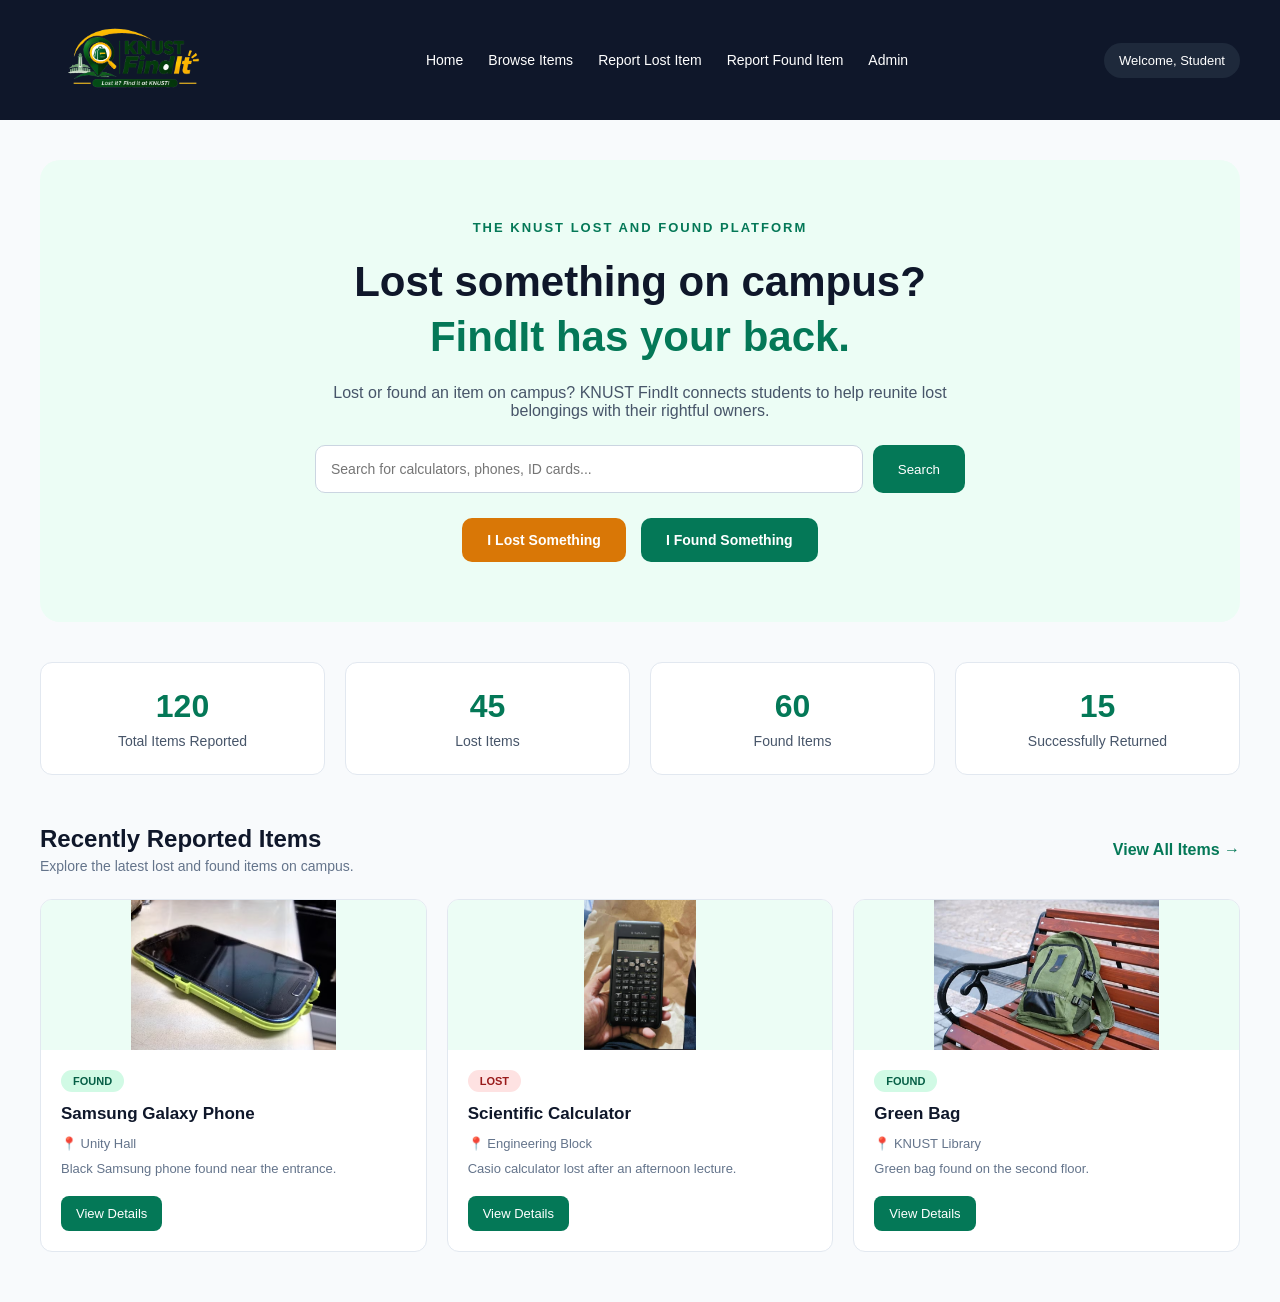
<file: index.html>
<!doctype html>
<html lang="en">
  <head>
    <meta charset="UTF-8" />
    <meta name="viewport" content="width=device-width, initial-scale=1.0" />
    <title>KNUST FindIt</title>
  </head>
  <body>
    <script>
      window.location.replace("index1.html");
    </script>
  </body>
</html>
</file>
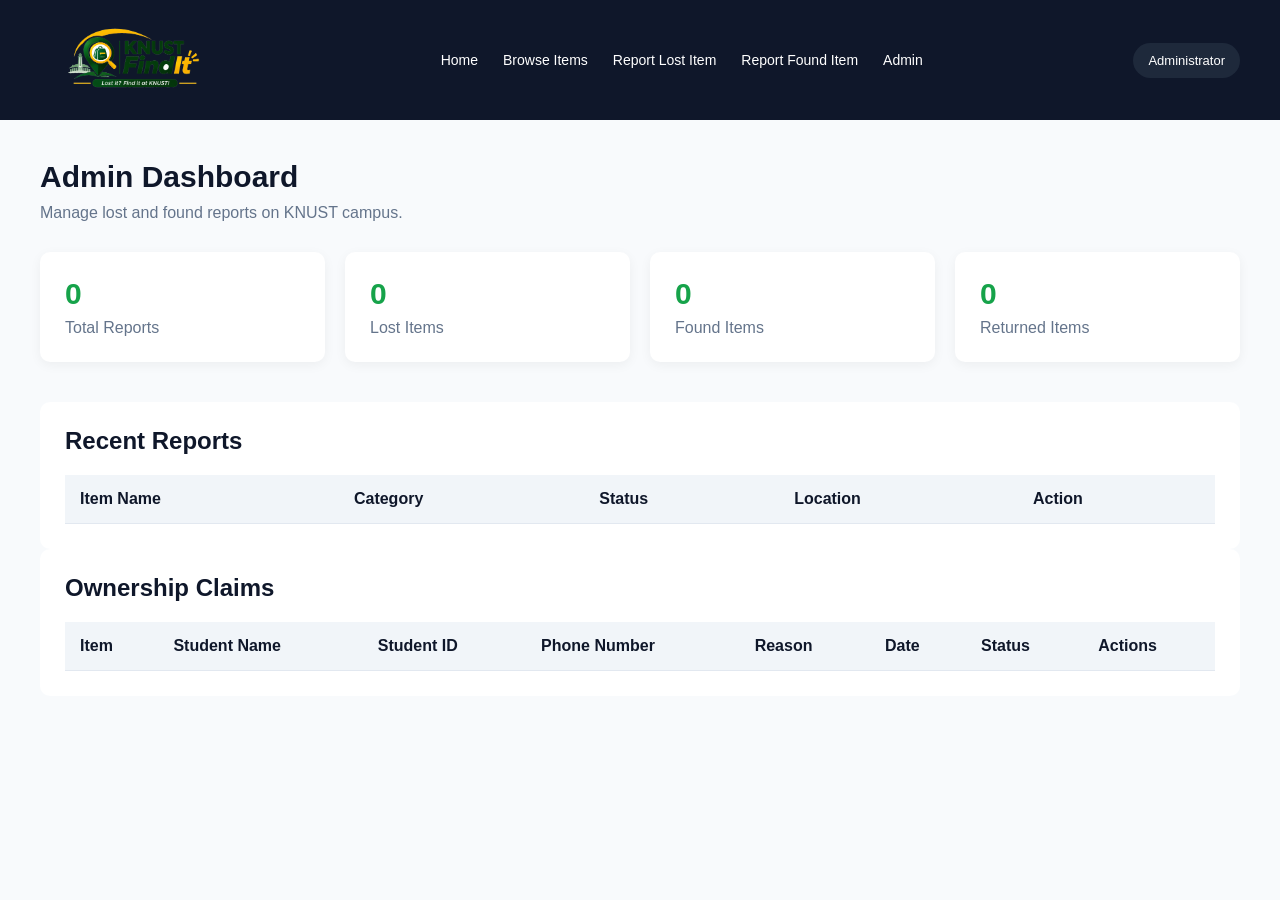
<file: admin.html>
<!doctype html>
<html lang="en">
  <head>
    <meta charset="UTF-8" />
    <meta name="viewport" content="width=device-width, initial-scale=1.0" />

    <title>Admin Dashboard | KNUST FindIt</title>

    <link rel="stylesheet" href="style.css" />
  </head>

  <body>
    <!-- Navigation -->

    <header>
      <div class="logo">
        <a href="index1.html">
          <img src="images/Capture 3.png" alt="KNUST FindIt" />
        </a>
      </div>

      <nav>
        <a href="index1.html">Home</a>
        <a href="browse.html">Browse Items</a>
        <a href="index1.html?type=lost#reportSection">Report Lost Item</a>
        <a href="index1.html?type=found#reportSection">Report Found Item</a>
        <a href="admin.html">Admin</a>
      </nav>
      <div class="user">Administrator</div>
    </header>

    <!-- Dashboard -->

    <main class="admin-dashboard">
      <div class="admin-heading">
        <h1>Admin Dashboard</h1>
        <p>Manage lost and found reports on KNUST campus.</p>
      </div>

      <!-- Statistics -->

      <section class="admin-stats">
        <div class="admin-card">
          <h2 id="totalReports">0</h2>
          <p>Total Reports</p>
        </div>

        <div class="admin-card">
          <h2 id="lostReports">0</h2>
          <p>Lost Items</p>
        </div>

        <div class="admin-card">
          <h2 id="foundReports">0</h2>
          <p>Found Items</p>
        </div>

        <div class="admin-card">
          <h2 id="returnedReports">0</h2>
          <p>Returned Items</p>
        </div>
      </section>

      <!-- Reports Table -->

      <section class="admin-reports">
        <h2>Recent Reports</h2>

        <div class="table-container">
          <table>
            <thead>
              <tr>
                <th>Item Name</th>
                <th>Category</th>
                <th>Status</th>
                <th>Location</th>
                <th>Action</th>
              </tr>
            </thead>

            <tbody id="reportsTable"></tbody>
          </table>
        </div>
      </section>
      <!-- Ownership Claims -->

      <section class="admin-reports">
        <h2>Ownership Claims</h2>

        <div class="table-container">
          <table>
            <thead>
              <tr>
                <th>Item</th>
                <th>Student Name</th>
                <th>Student ID</th>
                <th>Phone Number</th>
                <th>Reason</th>
                <th>Date</th>
                <th>Status</th>
                <th>Actions</th>
              </tr>
            </thead>

            <tbody id="claimsTable"></tbody>
          </table>
        </div>
      </section>
    </main>

    <script src="admin.js"></script>
  </body>
</html>
</file>
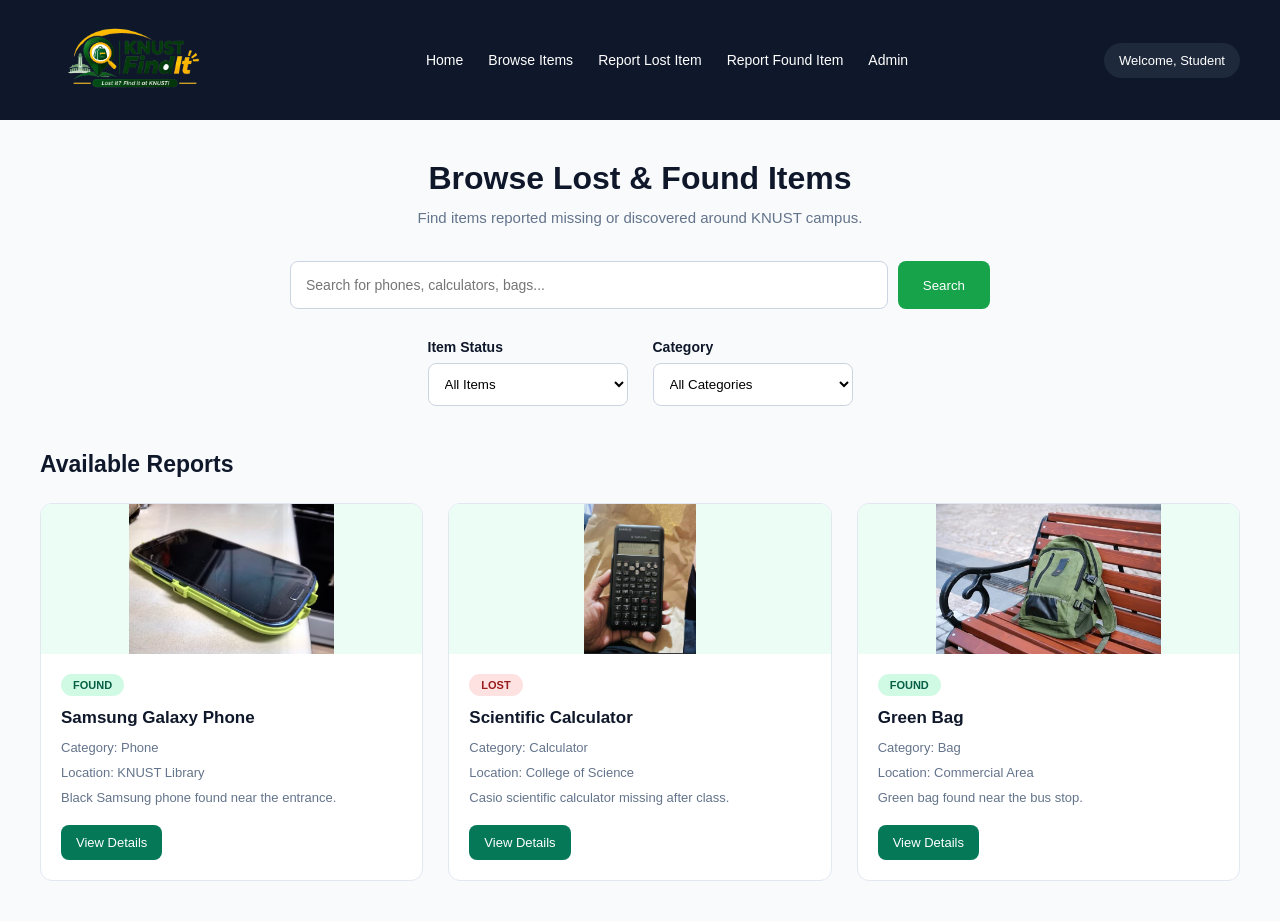
<file: browse.html>
<!doctype html>
<html lang="en">
  <head>
    <meta charset="UTF-8" />
    <meta name="viewport" content="width=device-width, initial-scale=1.0" />

    <title>Browse Items | KNUST FindIt</title>

    <link rel="stylesheet" href="style.css" />
  </head>

  <body>
    <!-- Navigation Bar -->

    <header>
      <div class="logo">
        <a href="index1.html">
          <img src="images/Capture 3.png" alt="KNUST FindIt" />
        </a>
      </div>

      <nav>
        <a href="index1.html">Home</a>
        <a href="browse1.html">Browse Items</a>
        <a href="index1.html?type=lost#reportSection">Report Lost Item</a>
        <a href="index1.html?type=found#reportSection">Report Found Item</a>
        <a href="admin.html">Admin</a>
      </nav>
      <div class="user">Welcome, Student</div>
    </header>

    <!-- Browse Items Section -->

    <main class="browse-section">
      <!-- Page Heading -->

      <div class="browse-heading">
        <h1>Browse Lost & Found Items</h1>
        <p>Find items reported missing or discovered around KNUST campus.</p>
      </div>

      <!-- Search Bar -->

      <div class="browse-search">
        <input
          type="text"
          id="browseSearch"
          placeholder="Search for phones, calculators, bags..."
        />

        <button id="browseSearchButton">Search</button>
      </div>

      <!-- Filter Section -->

      <div class="filter-section">
        <div class="filter-group">
          <label for="statusFilter">Item Status</label>

          <select id="statusFilter">
            <option value="all">All Items</option>
            <option value="lost">Lost Items</option>
            <option value="found">Found Items</option>
            <option value="returned">Returned</option>
          </select>
        </div>

        <div class="filter-group">
          <label for="categoryFilter">Category</label>

          <select id="categoryFilter">
            <option value="all">All Categories</option>
            <option value="phone">Phone</option>
            <option value="calculator">Calculator</option>
            <option value="id card">ID Card</option>
            <option value="bag">Bag</option>
            <option value="books">Books</option>
            <option value="other">Other</option>
          </select>
        </div>
      </div>

      <!-- Items Display -->

      <div class="browse-items">
        <h2>Available Reports</h2>

        <div class="browse-items-container">
          <!-- Found Item -->

          <div class="item-card" data-status="found" data-category="phone">
            <div class="item-image">
              <img src="images/Capture 1.PNG" alt="Samsung Galaxy Phone" />
            </div>

            <div class="item-details">
              <span class="status found">FOUND</span>

              <h3>Samsung Galaxy Phone</h3>

              <p>Category: Phone</p>

              <p>Location: KNUST Library</p>

              <p>Black Samsung phone found near the entrance.</p>

              <button class="view-details-btn">View Details</button>
            </div>
          </div>

          <!-- Lost Item -->

          <div class="item-card" data-status="lost" data-category="calculator">
            <div class="item-image">
              <img src="images/Capture 2.PNG" alt="Scientific Calculator" />
            </div>

            <div class="item-details">
              <span class="status lost">LOST</span>

              <h3>Scientific Calculator</h3>

              <p>Category: Calculator</p>

              <p>Location: College of Science</p>

              <p>Casio scientific calculator missing after class.</p>
              <button class="view-details-btn">View Details</button>
            </div>
          </div>

          <!-- Found Item -->

          <div class="item-card" data-status="found" data-category="bag">
            <div class="item-image">
              <img src="images/Capture.PNG" alt="Green Bag" />
            </div>

            <div class="item-details">
              <span class="status found">FOUND</span>

              <h3>Green Bag</h3>

              <p>Category: Bag</p>

              <p>Location: Commercial Area</p>

              <p>Green bag found near the bus stop.</p>
              <button class="view-details-btn">View Details</button>
            </div>
          </div>
        </div>
      </div>
    </main>
    <script src="browse.js"></script>
  </body>
</html>
</file>
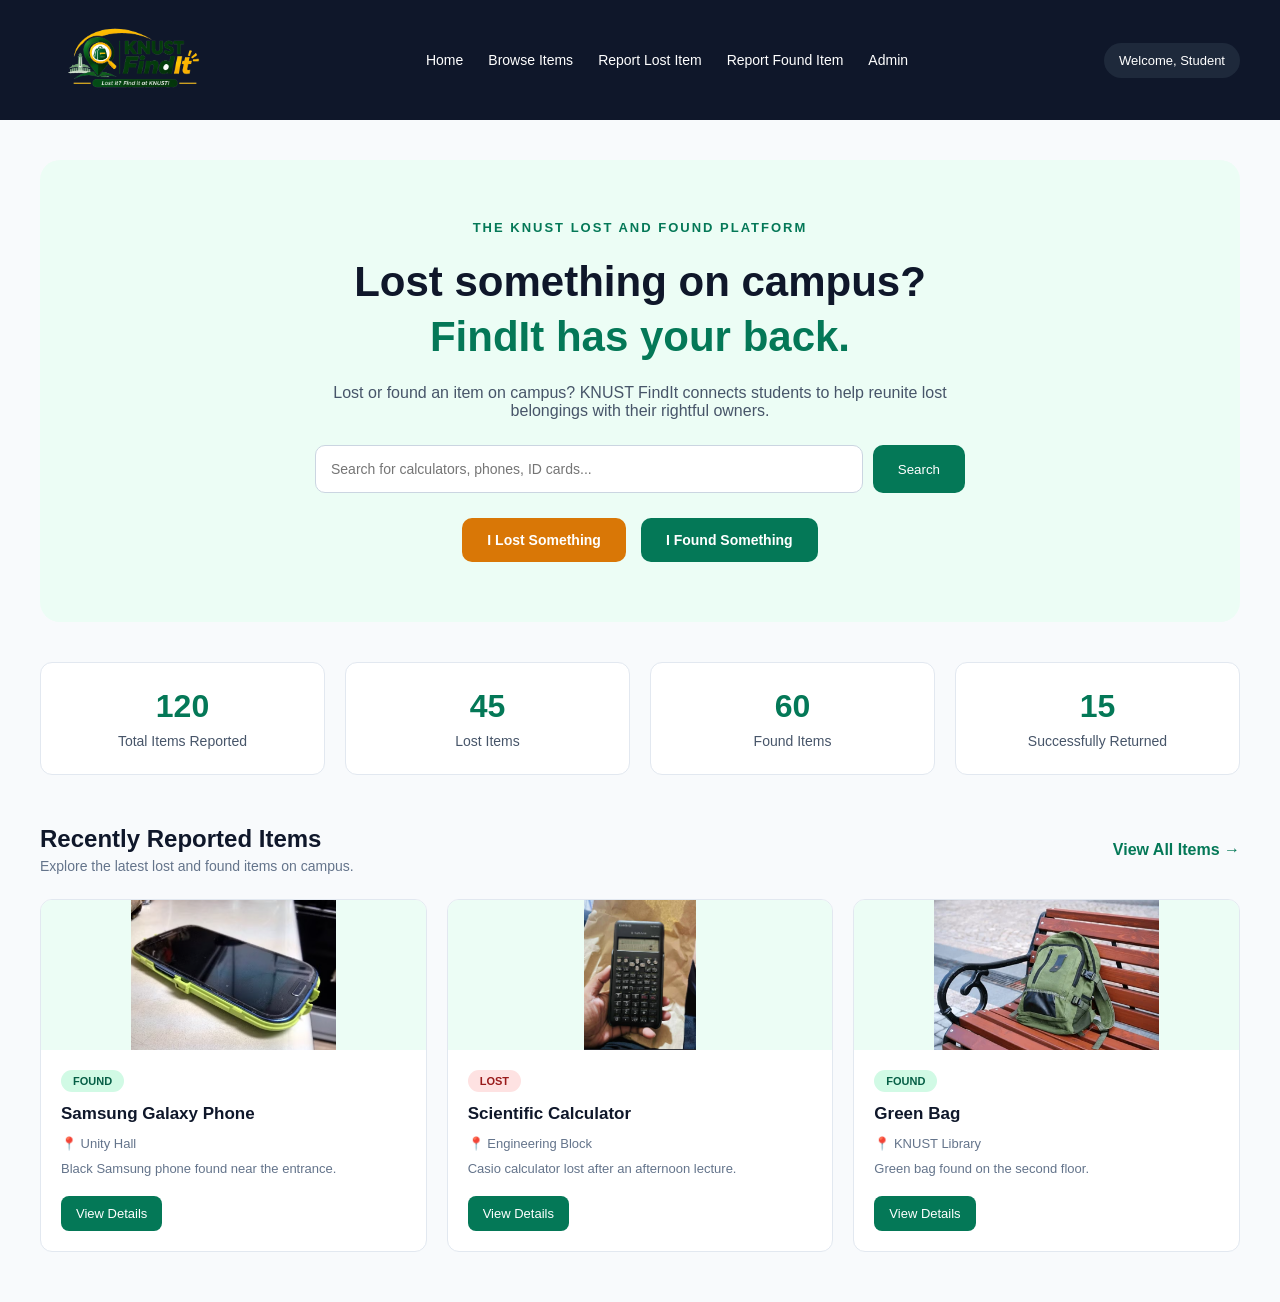
<file: index1.html>
<!doctype html>
<html lang="en">
  <head>
    <meta charset="UTF-8" />
    <meta name="viewport" content="width=device-width, initial-scale=1.0" />

    <title>KNUST FindIt</title>

    <link rel="stylesheet" href="style.css" />
  </head>

  <body>
    <!-- Navigation Bar -->
    <header>
      <div class="logo">
        <a href="index1.html">
          <img src="images/Capture 3.png" alt="KNUST FindIt" />
        </a>
      </div>

      <button class="menu-toggle" id="menu-toggle">☰</button>

      <nav id="nav-menu">
        <a href="index1.html">Home</a>
        <a href="browse.html">Browse Items</a>
        <a href="index1.html?type=lost#reportSection">Report Lost Item</a>
        <a href="index1.html?type=found#reportSection">Report Found Item</a>
        <a href="admin.html">Admin</a>
      </nav>

      <div class="user">Welcome, Student</div>
    </header>

    <!-- Hero Section -->

    <section class="hero">
      <p class="subtitle">THE KNUST LOST AND FOUND PLATFORM</p>

      <h1>
        Lost something on campus?
        <br />
        <span>FindIt has your back.</span>
      </h1>

      <p class="description">
        Lost or found an item on campus? KNUST FindIt connects students to help
        reunite lost belongings with their rightful owners.
      </p>

      <!-- Search Bar -->

      <div class="search-box">
        <input
          type="text"
          id="searchInput"
          placeholder="Search for calculators, phones, ID cards..."
        />

        <button id="searchButton">Search</button>
      </div>

      <!-- Action Buttons -->

      <div class="hero-buttons">
        <button class="lost-btn" id="lostButton">I Lost Something</button>

        <button class="found-btn" id="foundButton">I Found Something</button>
      </div>
    </section>

    <!-- Statistics Section -->

    <section class="statistics">
      <div class="stat-card">
        <h2>120</h2>
        <p>Total Items Reported</p>
      </div>

      <div class="stat-card">
        <h2>45</h2>
        <p>Lost Items</p>
      </div>

      <div class="stat-card">
        <h2>60</h2>
        <p>Found Items</p>
      </div>

      <div class="stat-card">
        <h2>15</h2>
        <p>Successfully Returned</p>
      </div>
    </section>

    <!-- Recently Reported Items -->

    <section class="recent-items">
      <div class="section-heading">
        <div>
          <h2>Recently Reported Items</h2>
          <p>Explore the latest lost and found items on campus.</p>
        </div>

        <a href="browse.html">View All Items →</a>
      </div>

      <div class="items-container">
        <!-- Item 1 -->

        <div class="item-card" data-status="found" data-category="phone">
          <div class="item-image">
            <img src="images/Capture 1.PNG" alt="Samsung Phone" />
          </div>

          <div class="item-details">
            <span class="status found">FOUND</span>

            <h3>Samsung Galaxy Phone</h3>

            <p>📍 Unity Hall</p>

            <p>Black Samsung phone found near the entrance.</p>

            <button class="view-details-btn">View Details</button>
          </div>
        </div>

        <!-- Item 2 -->

        <div class="item-card" data-status="lost" data-category="calculator">
          <div class="item-image">
            <img src="images/Capture 2.PNG" alt="Scientific Calculator" />
          </div>

          <div class="item-details">
            <span class="status lost">LOST</span>

            <h3>Scientific Calculator</h3>

            <p>📍 Engineering Block</p>

            <p>Casio calculator lost after an afternoon lecture.</p>

            <button class="view-details-btn">View Details</button>
          </div>
        </div>

        <!-- Item 3 -->

        <div class="item-card" data-status="found" data-category="bag">
          <div class="item-image">
            <img src="images/Capture.PNG" alt="Green Bag" />
          </div>

          <div class="item-details">
            <span class="status found">FOUND</span>

            <h3>Green Bag</h3>

            <p>📍 KNUST Library</p>

            <p>Green bag found on the second floor.</p>

            <button class="view-details-btn">View Details</button>
          </div>
        </div>
      </div>
    </section>

    <!-- Report Item Form -->

    <section class="report-section" id="reportSection">
      <h2>Report an Item</h2>

      <p>Provide details about the lost or found item.</p>

      <form id="reportForm">
        <div class="form-group">
          <label for="itemTitle">Item Name</label>

          <input
            type="text"
            id="itemTitle"
            placeholder="e.g. Samsung Galaxy Phone"
            required
          />
        </div>

        <div class="form-group">
          <label for="itemCategory">Category</label>

          <select id="itemCategory" required>
            <option value="">Select Category</option>
            <option>Phone</option>
            <option>Calculator</option>
            <option>ID Card</option>
            <option>Bag</option>
            <option>Books</option>
            <option>Other</option>
          </select>
        </div>

        <div class="form-group">
          <label for="itemLocation">Campus Location</label>

          <input
            type="text"
            id="itemLocation"
            placeholder="e.g. Main Library"
            required
          />
        </div>

        <div class="form-group">
          <label for="itemDescription">Description</label>

          <textarea
            id="itemDescription"
            placeholder="Describe the item..."
            required
          ></textarea>

          <!-- Item Image Upload -->
          <div class="form-group">
            <label for="itemImage">Upload Item Photograph</label>

            <input type="file" id="itemImage" accept="image/*" />

            <img
              id="imagePreview"
              alt="Item preview"
              style="display: none; width: 200px; margin-top: 10px"
            />
          </div>
        </div>

        <button type="submit" class="submit-btn">Submit Report</button>
      </form>
    </section>

    <script src="script.js"></script>
  </body>
</html>
</file>
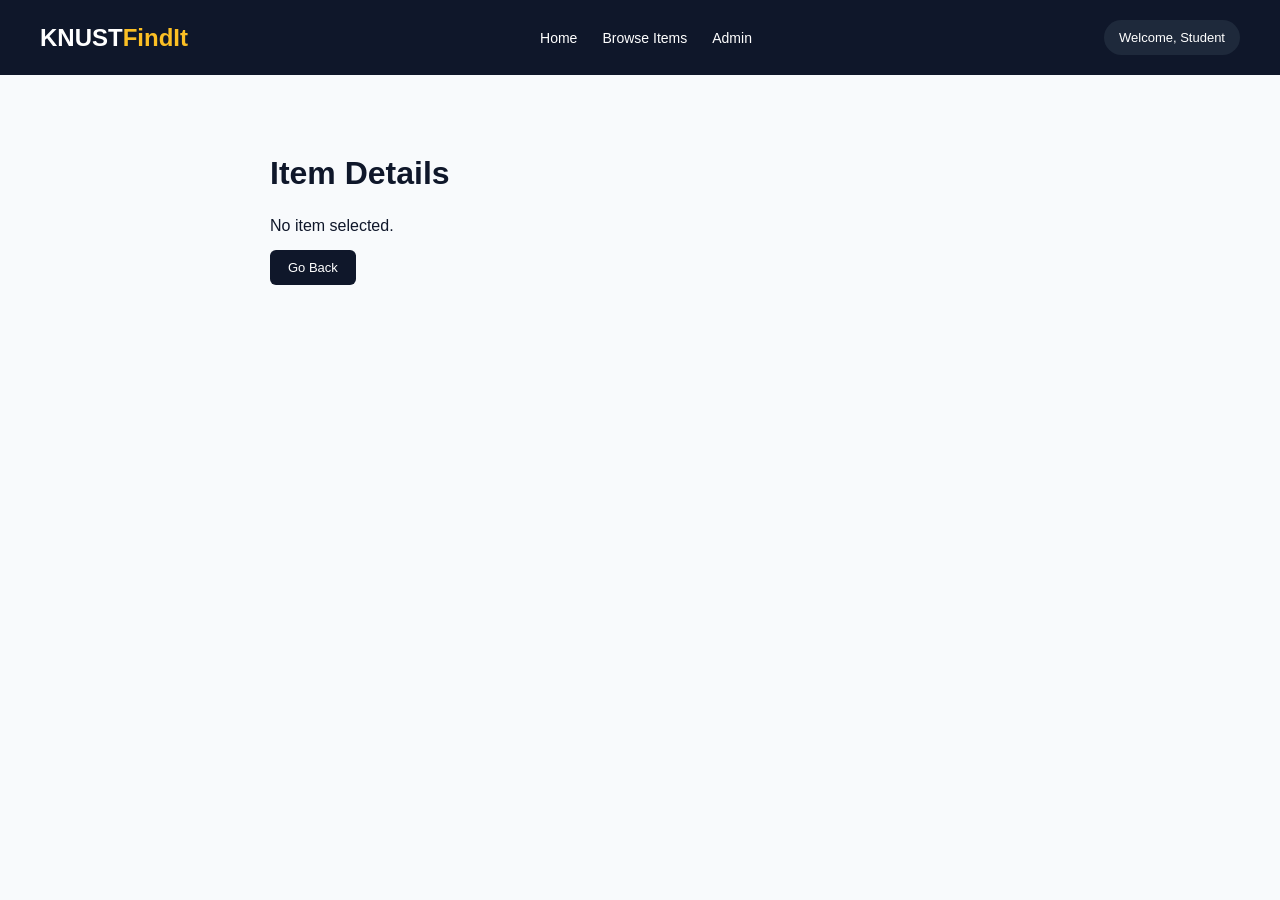
<file: item-details.html>
<!doctype html>
<html lang="en">
  <head>
    <meta charset="UTF-8" />
    <meta name="viewport" content="width=device-width, initial-scale=1.0" />
    <title>Item Details | KNUST FindIt</title>
    <link rel="stylesheet" href="style.css" />
  </head>

  <body>
    <header>
      <div class="logo">KNUST <span>FindIt</span></div>

      <nav>
        <a href="index1.html">Home</a>
        <a href="browse.html">Browse Items</a>
        <a href="admin.html">Admin</a>
      </nav>

      <div class="user">Welcome, Student</div>
    </header>

    <main class="item-details-page">
      <h1>Item Details</h1>

      <div id="itemInformation"></div>

      <!-- Claim Item Button -->

      <button id="claimButton" class="claim-btn" style="display: none">
        Claim This Item
      </button>

      <!-- Claim Form -->

      <div class="claim-form" id="claimForm" style="display: none">
        <h2>Submit Your Claim</h2>

        <p>Please provide your details to help verify ownership.</p>

        <form id="ownershipForm">
          <div class="form-group">
            <label for="studentName">Full Name</label>
            <input type="text" id="studentName" required />
          </div>

          <div class="form-group">
            <label for="studentId">Student ID</label>
            <input type="text" id="studentId" required />
          </div>

          <div class="form-group">
            <label for="phoneNumber">Phone Number</label>
            <input type="tel" id="phoneNumber" required />
          </div>

          <div class="form-group">
            <label for="claimReason"
              >Describe why this item belongs to you</label
            >
            <textarea id="claimReason" required></textarea>
          </div>

          <button type="submit" class="claim-btn">Submit Claim</button>
        </form>
      </div>

      <button onclick="history.back()" class="view-details-btn">Go Back</button>
    </main>

    <script src="item-details.js"></script>
  </body>
</html>
</file>
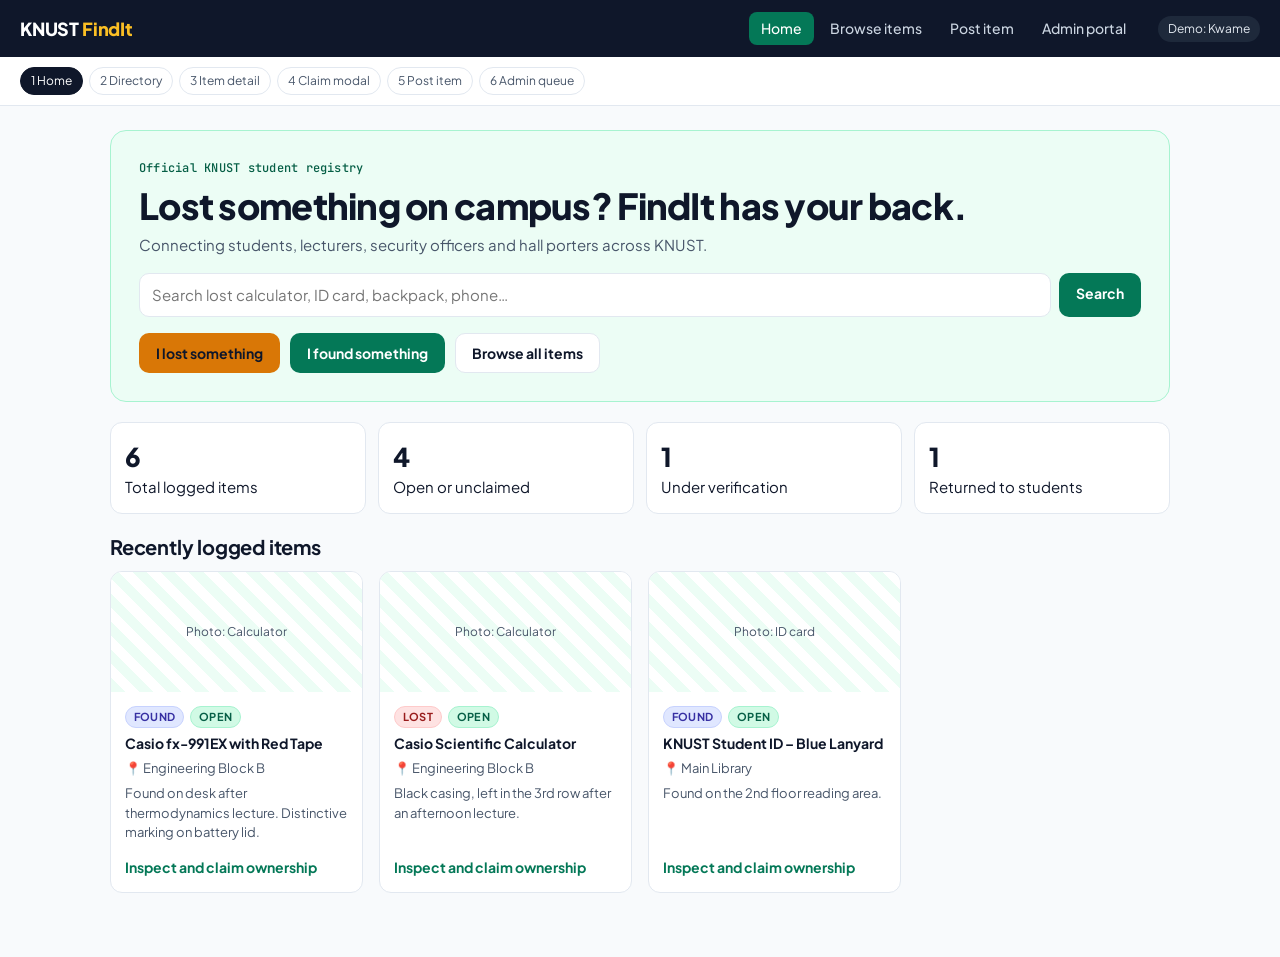
<file: KNUST FindIt – UI Mockup.html>
<!DOCTYPE html>
<html lang="en">
<head>
<meta charset="utf-8">
<meta name="viewport" content="width=device-width, initial-scale=1, viewport-fit=cover">
<title>KNUST FindIt – UI Mockup</title>
<link href="https://fonts.googleapis.com/css2?family=Plus+Jakarta+Sans:wght@400;500;700;800&family=JetBrains+Mono:wght@500&display=swap" rel="stylesheet">
<style>
:root{box-sizing:border-box;padding-top:env(safe-area-inset-top,0px);padding-bottom:env(safe-area-inset-bottom,0px);
--green:#047857;--gold:#D97706;--navy:#0F172A;--mint:#ECFDF5;--amber:#FEF3C7;--canvas:#F8FAFC;--card:#fff;--text:#0F172A;--muted:#475569;--line:#E2E8F0;--ribbon-text:#92400E;
--open-t:#065F46;--open-b:#D1FAE5;--open-l:#A7F3D0;--cl-t:#92400E;--cl-b:#FEF3C7;--cl-l:#FDE68A;--ret-t:#1E40AF;--ret-b:#DBEAFE;--ret-l:#BFDBFE;
--lost-t:#991B1B;--lost-b:#FEE2E2;--lost-l:#FECACA;--fnd-t:#3730A3;--fnd-b:#E0E7FF;--fnd-l:#C7D2FE;color-scheme:light}
@media(prefers-color-scheme:dark){:root:not([data-theme="light"]){color-scheme:dark;--canvas:#0B1220;--card:#111A2E;--text:#E2E8F0;--muted:#94A3B8;--line:#1E293B;--mint:#06281F;--amber:#3A2B07;--ribbon-text:#FCD34D;--green:#059669;
--open-t:#6EE7B7;--open-b:#064E3B;--open-l:#065F46;--cl-t:#FCD34D;--cl-b:#422006;--cl-l:#713F12;--ret-t:#93C5FD;--ret-b:#1E3A8A;--ret-l:#1E40AF;--lost-t:#FCA5A5;--lost-b:#450A0A;--lost-l:#7F1D1D;--fnd-t:#A5B4FC;--fnd-b:#1E1B4B;--fnd-l:#3730A3}}
*,*::before,*::after{box-sizing:border-box}
html{scroll-padding-top:env(safe-area-inset-top,0px)}
body{margin:0;background:var(--canvas);color:var(--text);font:400 15px/1.5 "Plus Jakarta Sans",system-ui,sans-serif}
.mono{font-family:"JetBrains Mono",ui-monospace,monospace;font-weight:500;font-size:12px;letter-spacing:.02em}
header{background:var(--navy);color:#fff;display:flex;flex-wrap:wrap;align-items:center;gap:8px 20px;padding:12px 20px}
.logo{font-weight:800;font-size:18px;letter-spacing:-.01em;margin-right:auto}.logo span{color:#FBBF24}
nav{display:flex;gap:4px;flex-wrap:wrap}
nav a{color:#CBD5E1;text-decoration:none;padding:6px 12px;border-radius:8px;font-weight:500;font-size:14px}
nav a.on,nav a:hover{background:var(--green);color:#fff}
.user{font-size:12px;background:#1E293B;padding:4px 10px;border-radius:99px;color:#E2E8F0}
.strip{display:flex;gap:6px;overflow-x:auto;padding:10px 20px;border-bottom:1px solid var(--line);background:var(--card)}
.strip a{white-space:nowrap;text-decoration:none;color:var(--muted);font-size:12px;padding:4px 10px;border:1px solid var(--line);border-radius:99px}
.strip a.on{background:var(--navy);color:#fff;border-color:var(--navy)}
main{max-width:1100px;margin:0 auto;padding:24px 20px 64px}
h1{font-size:20px;line-height:1.25;letter-spacing:-.01em;font-weight:700;margin:0 0 4px}
h2{font-size:14px;line-height:1.3;font-weight:700;margin:0}
.display{font-size:clamp(26px,5vw,36px);line-height:1.15;letter-spacing:-.02em;font-weight:800;margin:0 0 8px}
p{margin:0 0 8px}.muted{color:var(--muted)}
.hero{background:var(--mint);border:1px solid var(--open-l);border-radius:16px;padding:28px}
.search{display:flex;gap:8px;margin:16px 0;flex-wrap:wrap}
input,select,textarea{font:inherit;color:var(--text);background:var(--card);border:1px solid var(--line);border-radius:10px;padding:10px 12px;width:100%}
.search input{flex:1 1 260px;width:auto}
input:focus-visible,select:focus-visible,textarea:focus-visible,button:focus-visible,a:focus-visible{outline:2px solid var(--gold);outline-offset:2px}
.btn{font:700 14px "Plus Jakarta Sans",sans-serif;border:1px solid transparent;border-radius:10px;padding:10px 16px;cursor:pointer;text-decoration:none;display:inline-block}
.btn.p{background:var(--green);color:#fff}.btn.s{background:var(--card);color:var(--text);border-color:var(--line)}
.btn.g{background:var(--gold);color:#0F172A}.btn.r{background:#DC2626;color:#fff}.btn[disabled]{opacity:.45;cursor:not-allowed}
.stats{display:grid;grid-template-columns:repeat(auto-fit,minmax(150px,1fr));gap:12px;margin:20px 0}
.stat{background:var(--card);border:1px solid var(--line);border-radius:12px;padding:14px}
.stat b{display:block;font-size:26px;font-weight:800}
.grid{display:grid;grid-template-columns:repeat(auto-fill,minmax(250px,1fr));gap:16px}
.item{background:var(--card);border:1px solid var(--line);border-radius:12px;overflow:hidden;display:flex;flex-direction:column}
.img{height:120px;display:grid;place-items:center;background:repeating-linear-gradient(45deg,var(--mint),var(--mint) 10px,var(--card) 10px,var(--card) 20px);color:var(--muted);font-size:12px}
.body{padding:14px;display:flex;flex-direction:column;gap:6px;flex:1}
.badges{display:flex;gap:6px}
.b{font-size:11px;font-weight:700;padding:2px 8px;border-radius:99px;border:1px solid;letter-spacing:.02em}
.b.open{color:var(--open-t);background:var(--open-b);border-color:var(--open-l)}.b.claimed{color:var(--cl-t);background:var(--cl-b);border-color:var(--cl-l)}
.b.returned{color:var(--ret-t);background:var(--ret-b);border-color:var(--ret-l)}.b.lost{color:var(--lost-t);background:var(--lost-b);border-color:var(--lost-l)}
.b.found{color:var(--fnd-t);background:var(--fnd-b);border-color:var(--fnd-l)}
.item a.more{margin-top:auto;color:var(--green);font-weight:700;font-size:14px;text-decoration:none}
.layout{display:grid;grid-template-columns:230px 1fr;gap:20px}
@media(max-width:760px){.layout,.two{grid-template-columns:1fr!important}}
.panel{background:var(--card);border:1px solid var(--line);border-radius:12px;padding:16px;display:flex;flex-direction:column;gap:12px;align-self:start}
label{font-size:13px;font-weight:700;display:block;margin-bottom:4px}
.seg{display:flex;border:1px solid var(--line);border-radius:10px;overflow:hidden}
.seg button{flex:1;border:0;background:var(--card);color:var(--text);padding:8px;font:500 13px inherit;font-family:inherit;cursor:pointer}
.seg button.on{background:var(--green);color:#fff}
.notice{background:var(--mint);border:1px solid var(--open-l);border-radius:10px;padding:10px 14px;font-size:13px;margin-bottom:16px}
.two{display:grid;grid-template-columns:1fr 1fr;gap:20px}
.ribbon{background:var(--amber);border:1px solid var(--gold);border-radius:12px;padding:12px 14px;margin-top:16px;color:var(--ribbon-text)}
.ribbon b{font-family:"JetBrains Mono",monospace}
.modal-bg{position:fixed;inset:0;background:rgba(15,23,42,.6);display:none;place-items:center;padding:16px;z-index:20}
.modal-bg.on{display:grid}
.modal{background:var(--card);border-radius:16px;padding:22px;max-width:520px;width:100%;display:flex;flex-direction:column;gap:12px}
.warn{background:var(--amber);color:var(--ribbon-text);border-radius:10px;padding:10px 12px;font-size:13px}
.upload{border:2px dashed var(--green);background:var(--mint);border-radius:12px;padding:22px;text-align:center;color:var(--open-t)}
.row{display:flex;gap:10px;flex-wrap:wrap;align-items:center}
.dashed{border:1px dashed var(--line);border-radius:12px;padding:16px}
.proof{background:var(--amber);border:1px solid var(--cl-l);border-radius:12px;padding:16px;color:var(--ribbon-text)}
.toast{margin-top:12px;font-weight:700}
</style>
</head>
<body>
<header>
  <div class="logo">KNUST <span>FindIt</span></div>
  <nav aria-label="Main"><a href="#home" data-n="home">Home</a><a href="#browse" data-n="browse">Browse items</a><a href="#post" data-n="post">Post item</a><a href="#admin" data-n="admin">Admin portal</a></nav>
  <span class="user">Demo: Kwame</span>
</header>
<div class="strip" aria-label="Screens">
  <a href="#home" data-s="home">1 Home</a><a href="#browse" data-s="browse">2 Directory</a><a href="#item" data-s="item">3 Item detail</a>
  <a href="#claim" data-s="claim">4 Claim modal</a><a href="#post" data-s="post">5 Post item</a><a href="#admin" data-s="admin">6 Admin queue</a>
</div>
<main id="app"></main>

<div class="modal-bg" id="modal" role="dialog" aria-modal="true" aria-labelledby="mt">
  <div class="modal">
    <h1 id="mt">Claim item ownership</h1>
    <div class="warn">Explain secret marks only the true owner would know, such as initials scratched on it, battery clip tape colour, or the exact lock-screen wallpaper.</div>
    <div><label for="proof">Your detailed ownership proof (minimum 20 characters)</label>
    <textarea id="proof" rows="4">I can verify this calculator is mine because it has red electrical tape covering the battery lid, and my initials ‘KM’ are etched lightly under the top lip.</textarea>
    <div class="mono muted" id="count"></div></div>
    <div class="row" style="justify-content:flex-end"><button class="btn s" id="cancel">Cancel</button><button class="btn p" id="send">Submit claim for security review</button></div>
    <div class="toast" id="sent" style="display:none;color:var(--open-t)">Claim submitted. Security will review it.</div>
  </div>
</div>

<script>
var ITEMS=[
{id:1,title:"Casio fx-991EX with Red Tape",type:"found",cat:"Calculator",loc:"Engineering Block B",st:"open",d:"Found on desk after thermodynamics lecture. Distinctive marking on battery lid."},
{id:2,title:"Casio Scientific Calculator",type:"lost",cat:"Calculator",loc:"Engineering Block B",st:"open",d:"Black casing, left in the 3rd row after an afternoon lecture."},
{id:3,title:"KNUST Student ID – Blue Lanyard",type:"found",cat:"ID card",loc:"Main Library",st:"open",d:"Found on the 2nd floor reading area."},
{id:4,title:"iPhone in Dark Blue Case",type:"found",cat:"Phone",loc:"Unity Hall",st:"claimed",d:"Handed in at the JCR area."},
{id:5,title:"Black Steel Water Bottle",type:"lost",cat:"Bottle",loc:"Great Hall",st:"open",d:"Dented near the bottom, sticker on the side."},
{id:6,title:"32GB Flash Drive",type:"found",cat:"Flash drive",loc:"Main Library",st:"returned",d:"Returned to the owner at the security post."}];
var CATS=["Phone","ID card","Calculator","Flash drive","Notebook","Bottle","Bag","Other"];
var LOCS=["Engineering Block B","Main Library","Great Hall","Unity Hall"];
var F={type:"all",cat:"",loc:"",st:""};
var app=document.getElementById("app");
function badge(t){return '<span class="b '+t+'">'+t.toUpperCase()+'</span>'}
function card(i){return '<article class="item"><div class="img">Photo: '+i.cat+'</div><div class="body"><div class="badges">'+badge(i.type)+badge(i.st)+'</div><h2>'+i.title+'</h2><div class="muted" style="font-size:13px">📍 '+i.loc+'</div><p class="muted" style="font-size:13px">'+i.d+'</p><a class="more" href="#item">Inspect and claim ownership</a></div></article>'}
function opts(a,v,all){return '<option value="">'+all+'</option>'+a.map(function(x){return '<option'+(x===v?' selected':'')+'>'+x+'</option>'}).join("")}
var V={
home:function(){var n=ITEMS.length,o=ITEMS.filter(function(i){return i.st==="open"}).length;
return '<section class="hero"><p class="mono" style="color:var(--open-t)">Official KNUST student registry</p><h1 class="display">Lost something on campus? FindIt has your back.</h1><p class="muted">Connecting students, lecturers, security officers and hall porters across KNUST.</p>'+
'<div class="search"><input aria-label="Search" placeholder="Search lost calculator, ID card, backpack, phone…"><a class="btn p" href="#browse">Search</a></div>'+
'<div class="row"><a class="btn g" href="#post">I lost something</a><a class="btn p" href="#post">I found something</a><a class="btn s" href="#browse">Browse all items</a></div></section>'+
'<div class="stats"><div class="stat"><b>'+n+'</b>Total logged items</div><div class="stat"><b>'+o+'</b>Open or unclaimed</div><div class="stat"><b>'+ITEMS.filter(function(i){return i.st==="claimed"}).length+'</b>Under verification</div><div class="stat"><b>'+ITEMS.filter(function(i){return i.st==="returned"}).length+'</b>Returned to students</div></div>'+
'<h1 style="margin:8px 0 12px">Recently logged items</h1><div class="grid">'+ITEMS.slice(0,3).map(card).join("")+'</div>'},
browse:function(){var r=ITEMS.filter(function(i){return(F.type==="all"||i.type===F.type)&&(!F.cat||i.cat===F.cat)&&(!F.loc||i.loc===F.loc)&&(!F.st||i.st===F.st)});
return '<h1>Browse items</h1><p class="muted">Filter by type, category, location and status.</p><div class="layout"><aside class="panel"><div><label>Report type</label><div class="seg" id="seg">'+["all","lost","found"].map(function(t){return '<button data-t="'+t+'" class="'+(F.type===t?'on':'')+'">'+t[0].toUpperCase()+t.slice(1)+'</button>'}).join("")+'</div></div>'+
'<div><label for="fc">Category</label><select id="fc">'+opts(CATS,F.cat,"All categories")+'</select></div><div><label for="fl">Location</label><select id="fl">'+opts(LOCS,F.loc,"All locations")+'</select></div><div><label for="fs">Status</label><select id="fs"><option value="">All statuses</option><option value="open"'+(F.st==="open"?' selected':'')+'>Open (unclaimed)</option><option value="claimed"'+(F.st==="claimed"?' selected':'')+'>Claimed</option><option value="returned"'+(F.st==="returned"?' selected':'')+'>Returned</option></select></div><button class="btn s" id="reset">Reset filters</button></aside>'+
'<section><p class="mono muted">Showing '+r.length+' matched item'+(r.length===1?'':'s')+'</p>'+(r.length?'<div class="grid">'+r.map(card).join("")+'</div>':'<div class="dashed"><h2>No items match these filters</h2><p class="muted">Try removing a filter, or post this item yourself.</p></div>')+'</section></div>'},
item:function(){return '<div class="notice"><b>KNUST security handover policy:</b> found valuables must be surrendered to the nearest hall porter lodge, Security Directorate or SRC Welfare desk within 24 hours.</div><div class="two"><div class="img" style="height:320px;border-radius:12px;border:1px solid var(--line)">High-res photo: Casio fx-991EX</div><div><div class="badges">'+badge("found")+badge("open")+'</div><p class="mono muted" style="margin-top:8px">Reported: 3 Nov 2026</p><h1>Casio fx-991EX Calculator with Red Tape</h1><p>📍 Engineering Block B (Room E204)</p><p class="muted">Found on the 3rd row desk after the afternoon lecture. Black casing, silver buttons. Red tape marking on the back.</p><p class="muted" style="font-size:13px">Deposited with Kofi Boateng, Electrical Engineering</p><a class="btn p" href="#claim">Claim this item</a>'+
'<div class="ribbon">✨ <b>Smart match detected: 85% match score</b><p style="margin:4px 0 0;font-size:13px">Matches Kwame Mensah’s lost report filed 3 hours earlier: same category, same lecture hall.</p></div></div></div>'},
post:function(){return '<h1>Post an item</h1><p class="muted">Photos are compressed in your browser before upload.</p><div class="panel" style="max-width:560px"><div class="seg"><button class="on" id="pf">I found this item</button><button id="pl">I lost this item</button></div><div><label for="pt">Item title</label><input id="pt" value="Casio fx-991EX Scientific Calculator"></div><div class="row"><div style="flex:1;min-width:150px"><label>Category</label><select>'+opts(CATS,"Calculator","Choose")+'</select></div><div style="flex:1;min-width:150px"><label>Campus location</label><select>'+opts(LOCS,"Engineering Block B","Choose")+'</select></div></div><div class="upload"><b>📷 Upload photo</b><div style="font-size:12px">Auto-compressed to under 150 KB, 800 px maximum</div></div><button class="btn p" id="rep">Submit campus report</button><div class="toast" id="rt" style="color:var(--open-t)"></div></div>'},
admin:function(){return '<div class="row" style="justify-content:space-between;margin-bottom:12px"><h1>Security Directorate verification queue</h1><span class="b claimed" id="qc">1 PENDING CLAIM AWAITING REVIEW</span></div><div class="two"><div class="dashed"><h2 style="color:var(--green)">Found item record</h2><p><b>Title</b><br>Casio fx-991EX Calculator with Red Tape</p><p><b>Location</b><br>Engineering Block B, Room E204</p><p><b>Public notes</b><br>Red tape marking on back battery compartment.</p></div><div class="proof"><h2>Claimant secret proof: Kwame Mensah</h2><p style="font-style:italic">“I have red tape on the battery cover and initials ‘KM’ scratched lightly under the stand clip.”</p><div class="row" id="act"><button class="btn p" id="ap">Approve claim</button><button class="btn r" id="rj">Reject</button></div><div class="toast" id="ad"></div></div></div>'}
};
function route(){var h=(location.hash||"#home").slice(1);if(!V[h==="claim"?"item":h])h="home";var v=h==="claim"?"item":h;
app.innerHTML=V[v]();
document.querySelectorAll("nav a").forEach(function(a){a.classList.toggle("on",a.dataset.n===v)});
document.querySelectorAll(".strip a").forEach(function(a){a.classList.toggle("on",a.dataset.s===h)});
var m=document.getElementById("modal");m.classList.toggle("on",h==="claim");bind(v);window.scrollTo(0,0)}
function bind(v){
if(v==="browse"){document.getElementById("seg").onclick=function(e){if(e.target.dataset.t){F.type=e.target.dataset.t;route()}};
document.getElementById("fc").onchange=function(e){F.cat=e.target.value;route()};document.getElementById("fl").onchange=function(e){F.loc=e.target.value;route()};document.getElementById("fs").onchange=function(e){F.st=e.target.value;route()};
document.getElementById("reset").onclick=function(){F={type:"all",cat:"",loc:"",st:""};route()}}
if(v==="post"){var f=document.getElementById("pf"),l=document.getElementById("pl");f.onclick=function(){f.className="on";l.className=""};l.onclick=function(){l.className="on";f.className=""};
document.getElementById("rep").onclick=function(){document.getElementById("rt").textContent="Report submitted. We will alert you if there is a match."}}
if(v==="admin"){document.getElementById("ap").onclick=function(){done("Claim approved. Item marked ready for pickup at the security desk.")};document.getElementById("rj").onclick=function(){done("Claim rejected. The claimant has been notified.")}}}
function done(t){document.getElementById("act").style.display="none";document.getElementById("ad").textContent=t;var q=document.getElementById("qc");q.textContent="QUEUE CLEAR";q.className="b open"}
var ta=document.getElementById("proof"),ct=document.getElementById("count"),sd=document.getElementById("send");
function upd(){var n=ta.value.length,ok=n>=20;ct.textContent=n+" / 20 characters minimum"+(ok?" · valid":" · too short");ct.style.color=ok?"var(--open-t)":"var(--lost-t)";sd.disabled=!ok}
ta.oninput=upd;upd();
document.getElementById("cancel").onclick=function(){location.hash="#item"};
sd.onclick=function(){document.getElementById("sent").style.display="block"};
window.addEventListener("hashchange",route);route();
</script>
</body>
</html>
</file>
<file: style.css>
/* General Styling */

* {
    margin: 0;
    padding: 0;
    box-sizing: border-box;
}

body {
    font-family: Arial, sans-serif;
    background-color: #F8FAFC;
    color: #0F172A;
}


/* Navigation Bar */

header {
    background-color: #0F172A;
    color: white;

    display: flex;
    justify-content: space-between;
    align-items: center;

    padding: 20px 40px;
}


/* Logo */

.logo {
    font-size: 24px;
    font-weight: bold;
}

.logo span {
    color: #FBBF24;
}


/* Navigation Links */

nav {
    display: flex;
    gap: 25px;
}

nav a {
    color: white;
    text-decoration: none;
    font-size: 14px;
}

nav a:hover {
    color: #FBBF24;
}


/* User */

.user {
    background-color: #1E293B;
    padding: 10px 15px;
    border-radius: 20px;
    font-size: 13px;
}

/* Hero Section */

.hero {
    background-color: #ECFDF5;

    margin: 40px;
    padding: 60px 40px;

    border-radius: 20px;

    text-align: center;
}


/* Subtitle */

.subtitle {
    color: #047857;
    font-size: 13px;
    font-weight: bold;
    letter-spacing: 2px;

    margin-bottom: 20px;
}


/* Main Heading */

.hero h1 {
    font-size: 42px;
    line-height: 1.3;

    margin-bottom: 20px;
}

.hero h1 span {
    color: #047857;
}


/* Description */

.description {
    color: #475569;
    font-size: 16px;

    max-width: 650px;
    margin: 0 auto 25px;
}


/* Search Box */

.search-box {
    display: flex;
    justify-content: center;
    gap: 10px;

    max-width: 650px;
    margin: 0 auto 25px;
}

.search-box input {
    flex: 1;
    padding: 15px;

    border: 1px solid #CBD5E1;
    border-radius: 10px;

    font-size: 14px;
}

.search-box button {
    background-color: #047857;
    color: white;

    border: none;
    border-radius: 10px;

    padding: 15px 25px;

    cursor: pointer;
}


/* Hero Buttons */

.hero-buttons {
    display: flex;
    justify-content: center;
    gap: 15px;
}

.hero-buttons button {
    padding: 14px 25px;

    border: none;
    border-radius: 10px;

    font-size: 14px;
    font-weight: bold;

    cursor: pointer;
}

.lost-btn {
    background-color: #D97706;
    color: white;
}

.found-btn {
    background-color: #047857;
    color: white;
}

/* Statistics Section */

.statistics {
    display: grid;

    grid-template-columns: repeat(4, 1fr);

    gap: 20px;

    margin: 30px 40px;
}


.stat-card {
    background-color: white;

    padding: 25px;

    border: 1px solid #E2E8F0;

    border-radius: 12px;

    text-align: center;
}


.stat-card h2 {
    font-size: 32px;

    color: #047857;

    margin-bottom: 8px;
}


.stat-card p {
    color: #475569;

    font-size: 14px;
}

/* BROWSE ITEMS PAGE */

.browse-section {
    padding: 40px;
}

/* Page Heading */

.browse-heading {
    text-align: center;
    margin-bottom: 35px;
}

.browse-heading h1 {
    font-size: 32px;
    margin-bottom: 12px;
    color: #0F172A;
}

.browse-heading p {
    color: #64748B;
    font-size: 15px;
}

/* Search Bar */

.browse-search {
    display: flex;
    max-width: 700px;
    margin: 0 auto 30px;
    gap: 10px;
}

.browse-search input {
    flex: 1;
    padding: 15px;
    border: 1px solid #CBD5E1;
    border-radius: 8px;
    font-size: 14px;
    outline: none;
}

.browse-search input:focus {
    border-color: #16A34A;
}

.browse-search button {
    padding: 15px 25px;
    background-color: #16A34A;
    color: white;
    border: none;
    border-radius: 8px;
    cursor: pointer;
}

.browse-search button:hover {
    background-color: #15803D;
}

/* Filter Section */

.filter-section {
    display: flex;
    justify-content: center;
    gap: 25px;
    margin-bottom: 45px;
}

.filter-group {
    display: flex;
    flex-direction: column;
    gap: 8px;
}

.filter-group label {
    font-size: 14px;
    font-weight: bold;
}

.filter-group select {
    padding: 12px;
    width: 200px;
    border: 1px solid #CBD5E1;
    border-radius: 8px;
    background-color: white;
}

/* Browse Items */

.browse-items h2 {
    font-size: 23px;
    margin-bottom: 25px;
}

.browse-items-container {
    display: grid;
    grid-template-columns: repeat(3, 1fr);
    gap: 25px;
}

/* Responsive Design */

@media (max-width: 768px) {

    .statistics {
        grid-template-columns: repeat(2, 1fr);
    }

    header {
        flex-direction: column;
        gap: 20px;
    }

    nav {
        flex-wrap: wrap;
        justify-content: center;
    }

    .hero {
        margin: 15px;
        padding: 35px 15px;
    }

    .hero h1 {
        font-size: 28px;
    }

    .search-box {
        flex-direction: column;
    }

    .hero-buttons {
        flex-direction: column;
    }
    .items-container {
    grid-template-columns: repeat(2, 1fr);
    }

     .recent-items {
    margin: 30px 15px;

    }

}

/* Recently Reported Items */

.recent-items {
    margin: 50px 40px;
}


/* Section Heading */

.section-heading {
    display: flex;
    justify-content: space-between;
    align-items: center;

    margin-bottom: 25px;
}

.section-heading h2 {
    font-size: 24px;
    margin-bottom: 5px;
}

.section-heading p {
    color: #64748B;
    font-size: 14px;
}

.section-heading a {
    color: #047857;
    text-decoration: none;
    font-weight: bold;
}


/* Items Container */

.items-container {
    display: grid;

    grid-template-columns: repeat(3, 1fr);

    gap: 20px;
}


/* Individual Item Card */

.item-card {
    background-color: white;

    border: 1px solid #E2E8F0;

    border-radius: 12px;

    overflow: hidden;
}


/* Item Image */

.item-image {
    height: 150px;

    background-color: #ECFDF5;

    display: flex;
    justify-content: center;
    align-items: center;

    font-size: 60px;
}

.item-image img {
    width: 100%;
    height: 100%;
    object-fit: contain;
    display: block;
    border-radius: 10px;
}


/* Item Details */

.item-details {
    padding: 20px;
}

.item-details h3 {
    margin: 12px 0;
    font-size: 17px;
}

.item-details p {
    color: #64748B;
    font-size: 13px;
    margin-bottom: 10px;
}


/* Status Labels */

.status {
    display: inline-block;

    padding: 5px 12px;

    border-radius: 20px;

    font-size: 11px;
    font-weight: bold;
}

.found {
    background-color: #D1FAE5;
    color: #065F46;
}

.lost {
    background-color: #FEE2E2;
    color: #991B1B;
}

.returned {
    background-color: #DCFCE7;
    color: #166534;
}


/* View Details Button */

.item-details button {
    background-color: #047857;
    color: white;

    border: none;
    border-radius: 8px;

    padding: 10px 15px;

    margin-top: 10px;

    cursor: pointer;
}

.item-details button:hover {
    background-color: #065F46;
}

/* Report Form */

.report-section {

    background-color: white;

    margin: 40px;

    padding: 30px;

    border-radius: 15px;

    border: 1px solid #E2E8F0;

    max-width: 700px;

    display: none;

}

.report-section h2 {

    font-size: 25px;

    margin-bottom: 10px;

}

.report-section p {

    color: #64748B;

    margin-bottom: 25px;

}


.form-group {

    margin-bottom: 20px;

}


.form-group label {

    display: block;

    margin-bottom: 8px;

    font-weight: bold;

}


.form-group input,
.form-group select,
.form-group textarea {

    width: 100%;

    padding: 12px;

    border: 1px solid #CBD5E1;

    border-radius: 8px;

    font-size: 14px;

}


.form-group textarea {

    height: 120px;

    resize: vertical;

}


.submit-btn {

    background-color: #047857;

    color: white;

    padding: 13px 25px;

    border: none;

    border-radius: 8px;

    cursor: pointer;

}

/* VIEW DETAILS BUTTON */

.view-details-btn {
    background-color: #0F172A;
    color: white;
    padding: 10px 18px;
    border: none;
    border-radius: 6px;
    margin-top: 15px;
    cursor: pointer;
    font-size: 13px;
}

.view-details-btn:hover {
    background-color: #16A34A;
}

.item-details-page {
    max-width: 800px;
    margin: 50px auto;
    padding: 30px;
}

.item-details-page h1 {
    margin-bottom: 25px;
}

/* CLAIM ITEM BUTTON */

.claim-btn {
    background-color: #16A34A;
    color: white;
    padding: 12px 22px;
    border: none;
    border-radius: 7px;
    margin: 15px 10px 0 0;
    cursor: pointer;
    font-size: 14px;
}

.claim-btn:hover {
    background-color: #15803D;
}

/* CLAIM FORM */

.claim-form {
    background-color: white;
    padding: 30px;
    margin-top: 30px;
    border-radius: 12px;
    box-shadow: 0 4px 15px rgba(0, 0, 0, 0.08);
    max-width: 650px;
}

.claim-form h2 {
    margin-bottom: 10px;
}

.claim-form p {
    color: #64748B;
    margin-bottom: 20px;
}

/* ADMIN DASHBOARD */

.admin-dashboard {
    padding: 40px;
}

.admin-heading {
    margin-bottom: 30px;
}

.admin-heading h1 {
    font-size: 30px;
    margin-bottom: 10px;
}

.admin-heading p {
    color: #64748B;
}

.admin-stats {
    display: grid;
    grid-template-columns: repeat(4, 1fr);
    gap: 20px;
    margin-bottom: 40px;
}

.admin-card {
    background-color: white;
    padding: 25px;
    border-radius: 10px;
    box-shadow: 0 3px 12px rgba(0,0,0,0.05);
}

.admin-card h2 {
    color: #16A34A;
    font-size: 30px;
    margin-bottom: 8px;
}

.admin-card p {
    color: #64748B;
}

.admin-reports {
    background-color: white;
    padding: 25px;
    border-radius: 10px;
}

.admin-reports h2 {
    margin-bottom: 20px;
}

.table-container {
    overflow-x: auto;
}

table {
    width: 100%;
    border-collapse: collapse;
}

th, td {
    padding: 15px;
    text-align: left;
    border-bottom: 1px solid #E2E8F0;
}

th {
    background-color: #F1F5F9;
}

.delete-btn {
    background-color: #DC2626;
    color: white;
    padding: 8px 14px;
    border: none;
    border-radius: 5px;
    cursor: pointer;
}

/*LOGO*/

.logo {
    display: flex;
    align-items: center;
}

.logo a {
    display: inline-block;
}

.logo img {
    width: 190px;
    height: 80px;
    object-fit: contain;
    display: block;
}

/* MOBILE RESPONSIVENESS */

.menu-toggle {
    display: none;
    background: none;
    border: none;
    color: white;
    font-size: 30px;
    cursor: pointer;
}

/* MOBILE DEVICES */

@media (max-width: 600px) {

    /* Header */
    header {
        flex-direction: row;
        flex-wrap: wrap;
        justify-content: space-between;
        align-items: center;
        padding: 15px;
        gap: 10px;
    }

    .logo {
        margin-right: auto;
    }

    .logo img {
        width: 150px;
        height: 60px;
    }

    .menu-toggle {
        display: block;
        margin-left: auto;
    }

    nav {
        display: none;
        flex-direction: column;
        align-items: center;
        width: 100%;
        gap: 20px;
        padding: 20px 0;
    }

    nav.active {
        display: flex;
    }

    nav a {
    font-size: 13px;
    }

    .user {
        width: 100%;
        text-align: center;
    }

    /* Hero */
    .hero {
        margin: 15px;
        padding: 35px 15px;
    }

    .hero h1 {
        font-size: 27px;
    }

    .description {
        font-size: 14px;
    }

    /* Search */
    .search-box,
    .browse-search {
        flex-direction: column;
        width: 100%;
    }

    .search-box button,
    .browse-search button {
        width: 100%;
    }

    /* Buttons */
    .hero-buttons {
        flex-direction: column;
    }

    .hero-buttons button {
        width: 100%;
    }

    /* Statistics */
    .statistics {
        grid-template-columns: repeat(2, 1fr);
        gap: 10px;
        margin: 20px 15px;
    }

    .stat-card {
        padding: 18px 10px;
    }

    .stat-card h2 {
        font-size: 25px;
    }

    /* Recent Items */
    .recent-items {
        margin: 30px 15px;
    }

    .items-container {
        grid-template-columns: 1fr;
        gap: 20px;
    }

    .section-heading {
        flex-direction: column;
        align-items: flex-start;
        gap: 12px;
    }

    /* Browse */
    .browse-section {
        padding: 20px 15px;
    }

    .browse-heading h1 {
        font-size: 26px;
    }

    .filter-section {
        flex-direction: column;
        gap: 15px;
    }

    .filter-group select {
        width: 100%;
    }

    .browse-items-container {
        grid-template-columns: 1fr;
    }

    /* Forms */
    .report-section {
        margin: 20px 15px;
        padding: 20px;
    }

    .item-details-page {
        margin: 20px 15px;
        padding: 15px;
    }

    .claim-form {
        padding: 20px;
    }

    /* Admin */
    .admin-dashboard {
        padding: 20px 15px;
    }

    .admin-stats {
        grid-template-columns: repeat(2, 1fr);
        gap: 12px;
    }

    .admin-card {
        padding: 15px;
    }

    .admin-card h2 {
        font-size: 24px;
    }

    .admin-reports {
        padding: 15px;
    }

    th, td {
        padding: 10px;
        font-size: 12px;
    }

}
</file>
